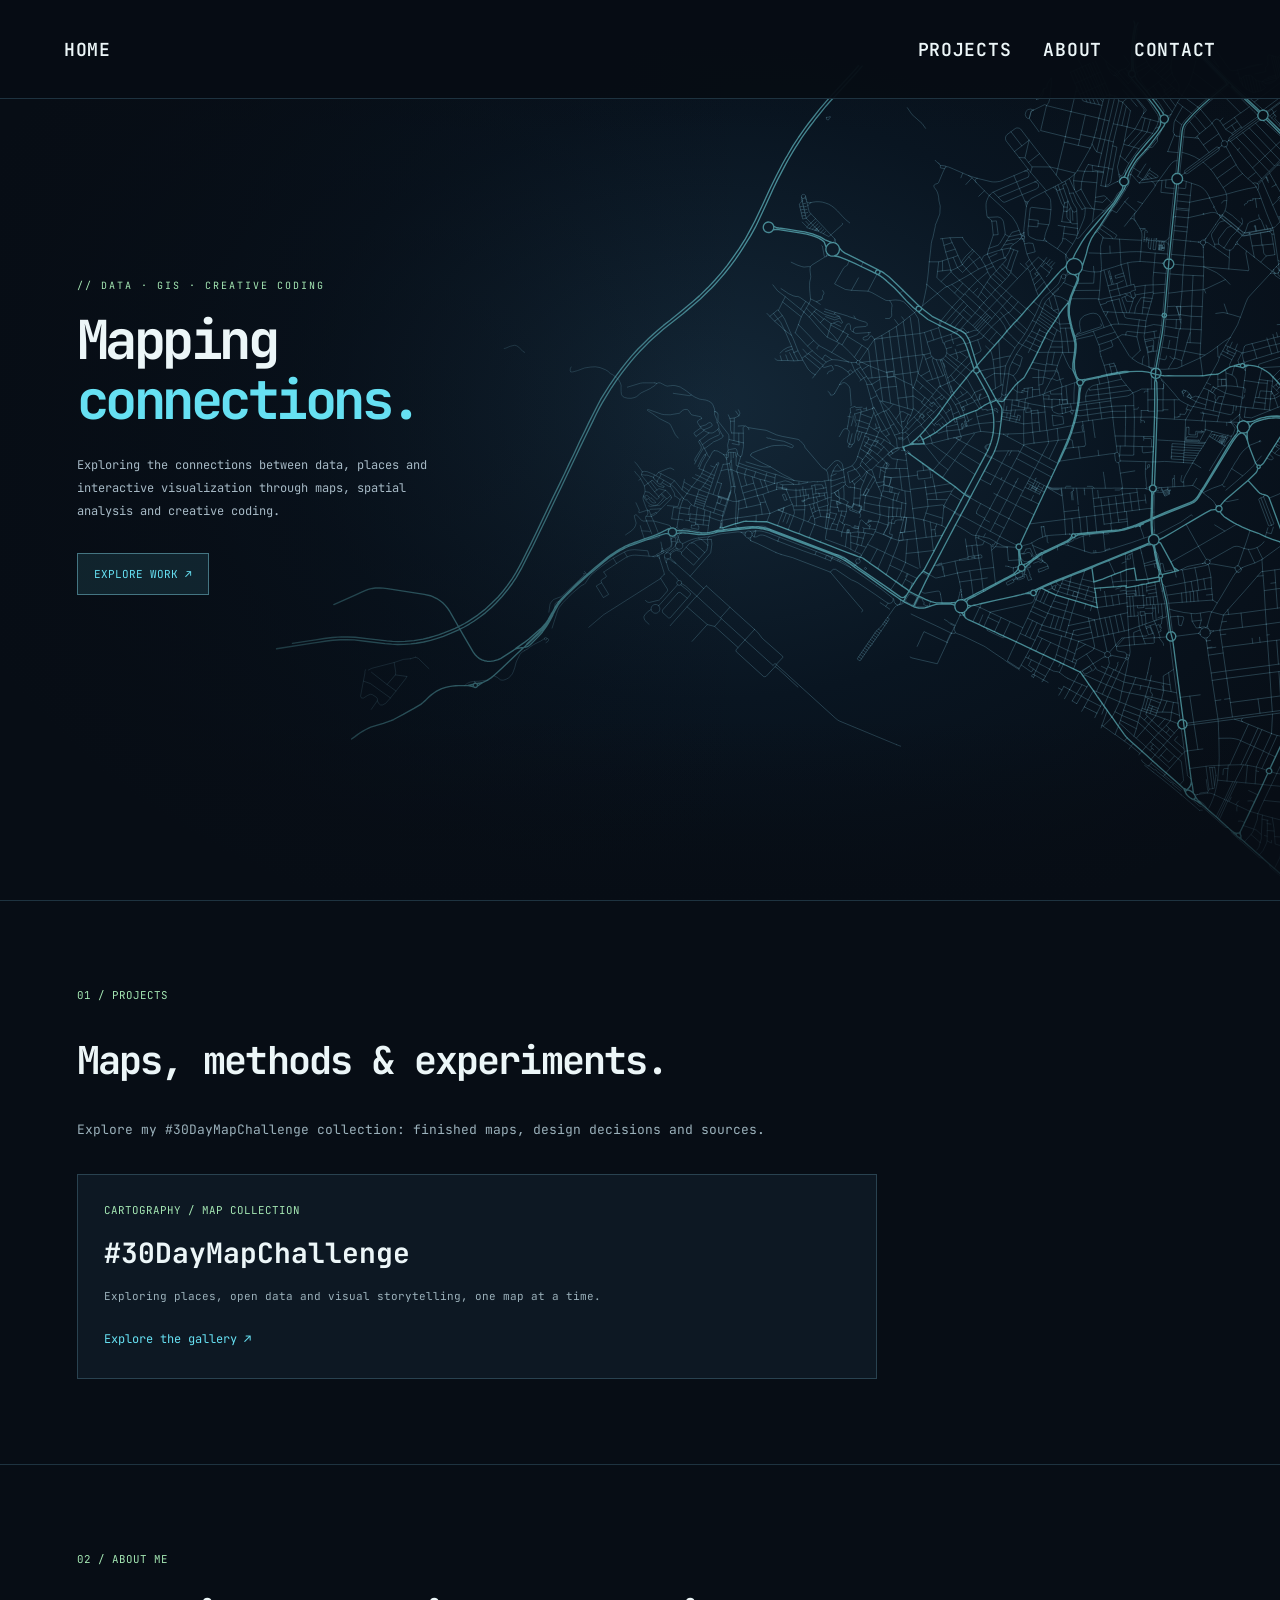
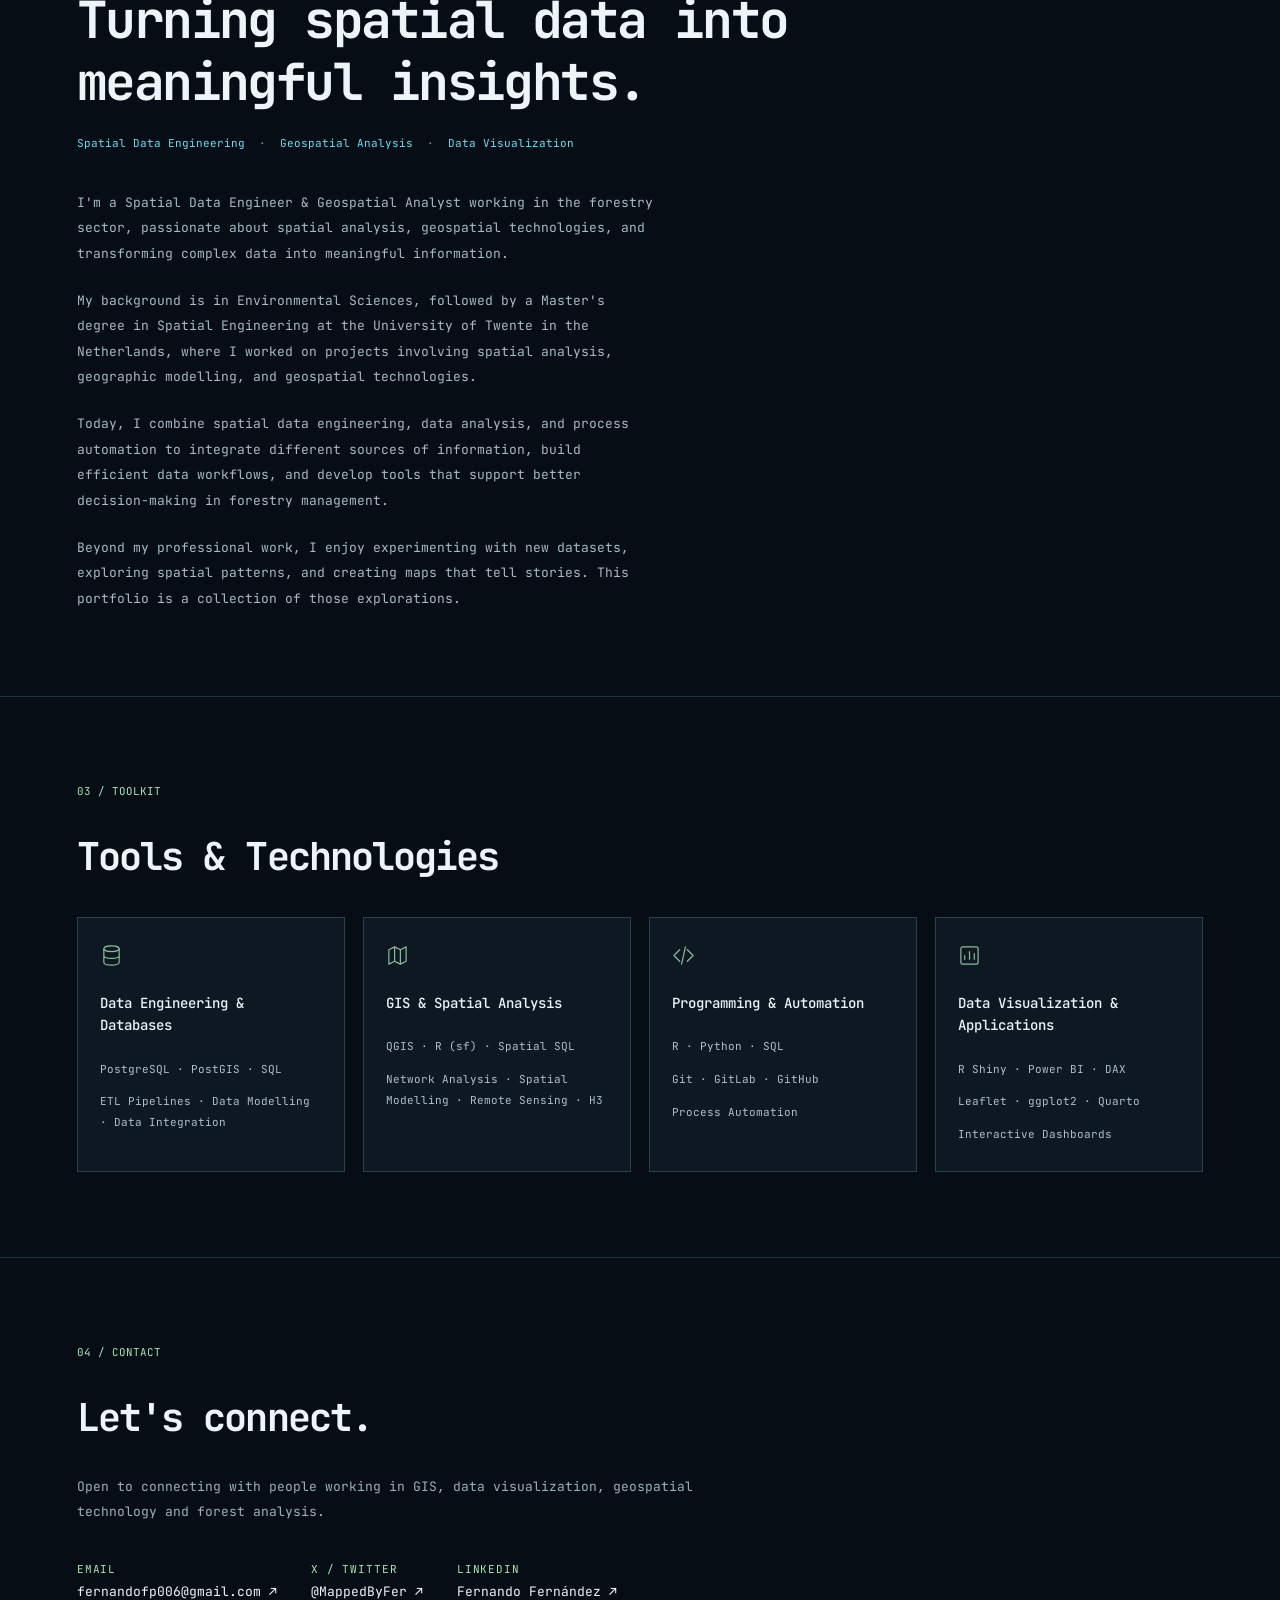
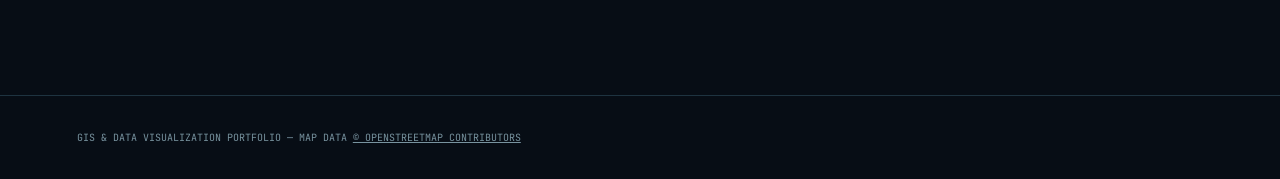
<file: index.html>
<!doctype html><html lang="en"><head><meta charset="utf-8"><meta name="viewport" content="width=device-width,initial-scale=1"><title>GIS &amp; Data Visualization Portfolio</title><link rel="preconnect" href="https://fonts.googleapis.com"><link href="https://fonts.googleapis.com/css2?family=JetBrains+Mono:wght@400;500;600;700&display=swap" rel="stylesheet"><link rel="stylesheet" href="css/style.css?v=9"><script>
// Reloads start at Home; direct links to sections still work on a fresh visit.
if ('scrollRestoration' in history) history.scrollRestoration = 'manual';
const isPageReload = performance.getEntriesByType('navigation')[0]?.type === 'reload';
if (isPageReload) {
    history.replaceState(history.state, '', location.pathname + location.search);
    window.addEventListener('pageshow', () => window.scrollTo({top: 0, left: 0, behavior: 'instant'}));
}
</script></head><body><header><a class="brand" href="#map" aria-label="Home">HOME</a><nav class="top" aria-label="Main navigation"><a href="#work">PROJECTS</a><a href="#about">ABOUT</a><a href="#contact">CONTACT</a></nav></header><main id="map"><canvas id="roads" aria-hidden="true"></canvas><div class="overlay"></div><div class="hero"><div class="eyebrow">// DATA · GIS · CREATIVE CODING</div><h1>Mapping<br><em>connections.</em></h1><p>Exploring the connections between data, places and interactive visualization through maps, spatial analysis and creative coding.</p><div class="actions"><button class="btn" onclick="document.getElementById('work').scrollIntoView({behavior:'smooth'})">EXPLORE WORK ↗</button></div></div></main><section id="work" aria-labelledby="projects-heading">
  <small style="color:var(--mint)">01 / PROJECTS</small>
  <h2 id="projects-heading">Maps, methods &amp; experiments.</h2>
  <p>Explore my #30DayMapChallenge collection: finished maps, design decisions and sources.</p>
  <div class="project-grid">
    <a class="card project-collection" href="challenge/">
      <div><small>CARTOGRAPHY / MAP COLLECTION</small>
      <h3>#30DayMapChallenge</h3>
      <p>Exploring places, open data and visual storytelling, one map at a time.</p>
      <span class="card-cta">Explore the gallery ↗</span></div>
    </a>
  </div>
</section>
<section id="about" lang="en" aria-labelledby="about-heading">
  <small class="about-label">02 / ABOUT ME</small>
  <h2 id="about-heading">Turning spatial data into meaningful insights.</h2>
  <ul class="about-expertise" aria-label="Areas of expertise">
    <li>Spatial Data Engineering</li>
    <li>Geospatial Analysis</li>
    <li>Data Visualization</li>
  </ul>
  <div class="about-copy">
    <p>I'm a Spatial Data Engineer &amp; Geospatial Analyst working in the forestry sector, passionate about spatial analysis, geospatial technologies, and transforming complex data into meaningful information.</p>
    <p>My background is in Environmental Sciences, followed by a Master's degree in Spatial Engineering at the University of Twente in the Netherlands, where I worked on projects involving spatial analysis, geographic modelling, and geospatial technologies.</p>
    <p>Today, I combine spatial data engineering, data analysis, and process automation to integrate different sources of information, build efficient data workflows, and develop tools that support better decision-making in forestry management.</p>
    <p>Beyond my professional work, I enjoy experimenting with new datasets, exploring spatial patterns, and creating maps that tell stories. This portfolio is a collection of those explorations.</p>
  </div>
</section><section id="toolkit" lang="en" aria-labelledby="tools-heading">
  <small class="tools-label">03 / TOOLKIT</small>
  <h2 id="tools-heading">Tools &amp; Technologies</h2>
  <div class="tools-grid">
    <article class="tool-category">
      <svg class="tool-icon" viewBox="0 0 24 24" fill="none" stroke="currentColor" stroke-width="1.25" stroke-linecap="round" stroke-linejoin="round" aria-hidden="true"><ellipse cx="12" cy="5" rx="8" ry="3"/><path d="M4 5v14c0 4 16 4 16 0V5M4 12c0 4 16 4 16 0"/></svg>
      <h3>Data Engineering &amp; Databases</h3>
      <ul>
        <li>PostgreSQL · PostGIS · SQL</li>
        <li>ETL Pipelines · Data Modelling · Data Integration</li>
      </ul>
    </article>
    <article class="tool-category">
      <svg class="tool-icon" viewBox="0 0 24 24" fill="none" stroke="currentColor" stroke-width="1.25" stroke-linecap="round" stroke-linejoin="round" aria-hidden="true"><path d="m3 6 6-3 6 3 6-3v15l-6 3-6-3-6 3ZM9 3v15M15 6v15"/></svg>
      <h3>GIS &amp; Spatial Analysis</h3>
      <ul>
        <li>QGIS · R (sf) · Spatial SQL</li>
        <li>Network Analysis · Spatial Modelling · Remote Sensing · H3</li>
      </ul>
    </article>
    <article class="tool-category">
      <svg class="tool-icon" viewBox="0 0 24 24" fill="none" stroke="currentColor" stroke-width="1.25" stroke-linecap="round" stroke-linejoin="round" aria-hidden="true"><path d="m8 6-6 6 6 6m8-12 6 6-6 6M14 3l-4 18"/></svg>
      <h3>Programming &amp; Automation</h3>
      <ul>
        <li>R · Python · SQL</li>
        <li>Git · GitLab · GitHub</li>
        <li>Process Automation</li>
      </ul>
    </article>
    <article class="tool-category">
      <svg class="tool-icon" viewBox="0 0 24 24" fill="none" stroke="currentColor" stroke-width="1.25" stroke-linecap="round" stroke-linejoin="round" aria-hidden="true"><rect x="3" y="3" width="18" height="18" rx="2"/><path d="M7 16v-4m5 4V8m5 8v-6"/></svg>
      <h3>Data Visualization &amp; Applications</h3>
      <ul>
        <li>R Shiny · Power BI · DAX</li>
        <li>Leaflet · ggplot2 · Quarto</li>
        <li>Interactive Dashboards</li>
      </ul>
    </article>
  </div>
</section><section id="contact"><small style="color:var(--mint)">04 / CONTACT</small><h2>Let's connect.</h2><p>Open to connecting with people working in GIS, data visualization, geospatial technology and forest analysis.</p><ul class="contact-links"><li><a href="mailto:fernandofp006@gmail.com"><span>Email</span>fernandofp006@gmail.com ↗</a></li><li><a href="https://x.com/MappedByFer" target="_blank" rel="noopener noreferrer"><span>X / Twitter</span>@MappedByFer ↗</a></li><li><a href="https://www.linkedin.com/in/fernandofernandezp/" target="_blank" rel="noopener noreferrer"><span>LinkedIn</span>Fernando Fernández ↗</a></li></ul></section><footer>GIS &amp; DATA VISUALIZATION PORTFOLIO — MAP DATA <a href="https://www.openstreetmap.org/copyright">© OPENSTREETMAP CONTRIBUTORS</a></footer>
<script src="js/main.js?v=9" defer></script></body></html>
</file>
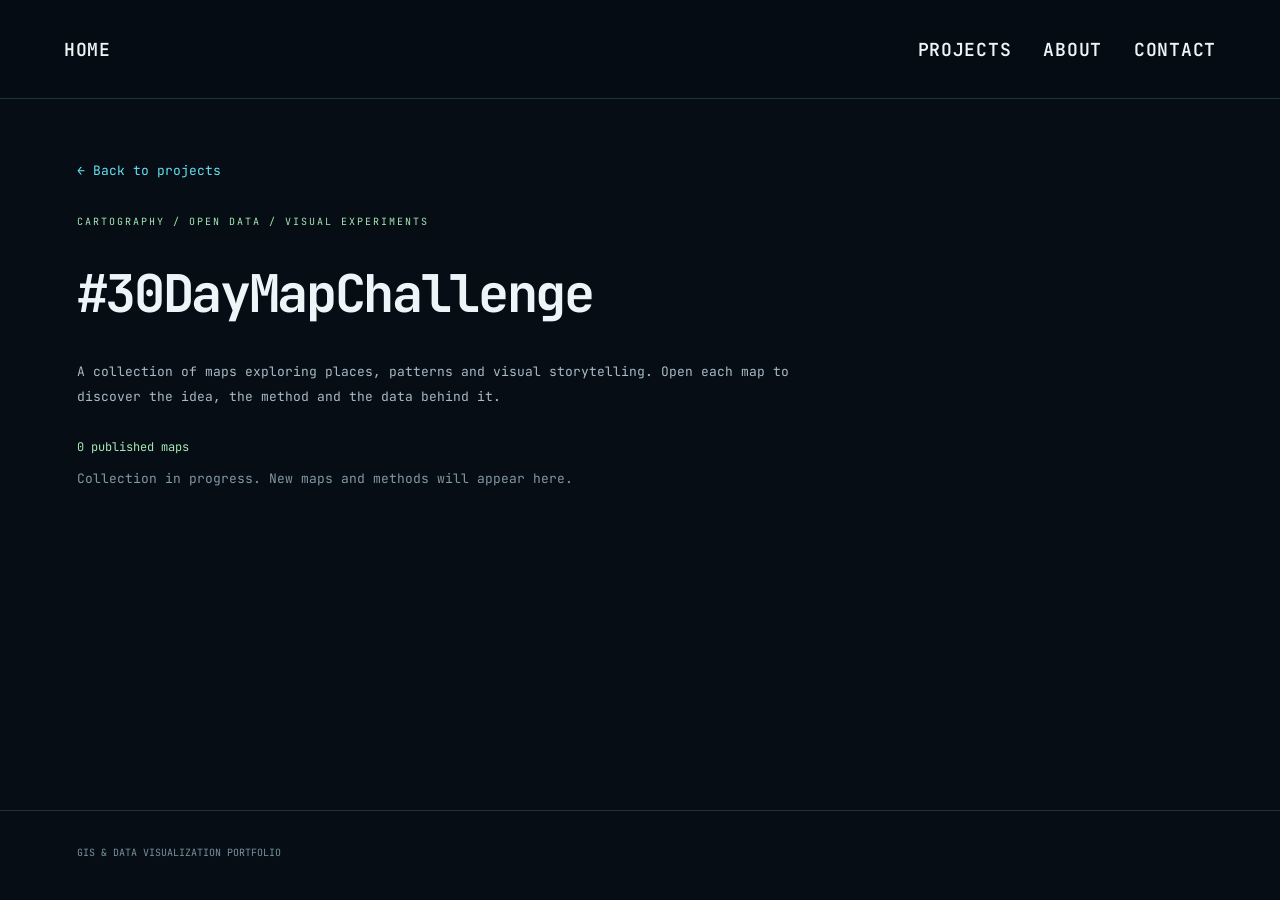
<file: challenge/index.html>
<!doctype html>
<html lang="en">
<head>
  <meta charset="utf-8">
  <meta name="viewport" content="width=device-width,initial-scale=1">
  <title>#30DayMapChallenge · GIS Portfolio</title>
  <meta name="description" content="A collection of maps, methods and visual experiments for the 30 Day Map Challenge.">
  <link rel="preconnect" href="https://fonts.googleapis.com">
  <link href="https://fonts.googleapis.com/css2?family=JetBrains+Mono:wght@400;500;600;700&display=swap" rel="stylesheet">
  <link rel="stylesheet" href="../css/style.css?v=9">
  <script src="../js/gallery.js?v=10" defer></script>
</head>
<body class="collection-page">
  <header>
    <a class="brand" href="../index.html" aria-label="Home">HOME</a>
    <nav class="top" aria-label="Main navigation"><a href="../index.html#work">PROJECTS</a><a href="../index.html#about">ABOUT</a><a href="../index.html#contact">CONTACT</a></nav>
  </header>
  <main class="collection-main">
    <a class="back-link" href="../index.html#work">← Back to projects</a>
    <div class="collection-intro">
      <div class="eyebrow">CARTOGRAPHY / OPEN DATA / VISUAL EXPERIMENTS</div>
      <h1>#30DayMapChallenge</h1>
      <p>A collection of maps exploring places, patterns and visual storytelling. Open each map to discover the idea, the method and the data behind it.</p>
    </div>
    <p id="gallery-count" class="gallery-count" aria-live="polite"></p>
    <div id="challenge-gallery" class="cards" data-root="../" aria-live="polite"></div>
    <noscript><p>JavaScript is needed to load the gallery.</p></noscript>
  </main>
  <footer>GIS &amp; DATA VISUALIZATION PORTFOLIO</footer>
</body>
</html>
</file>
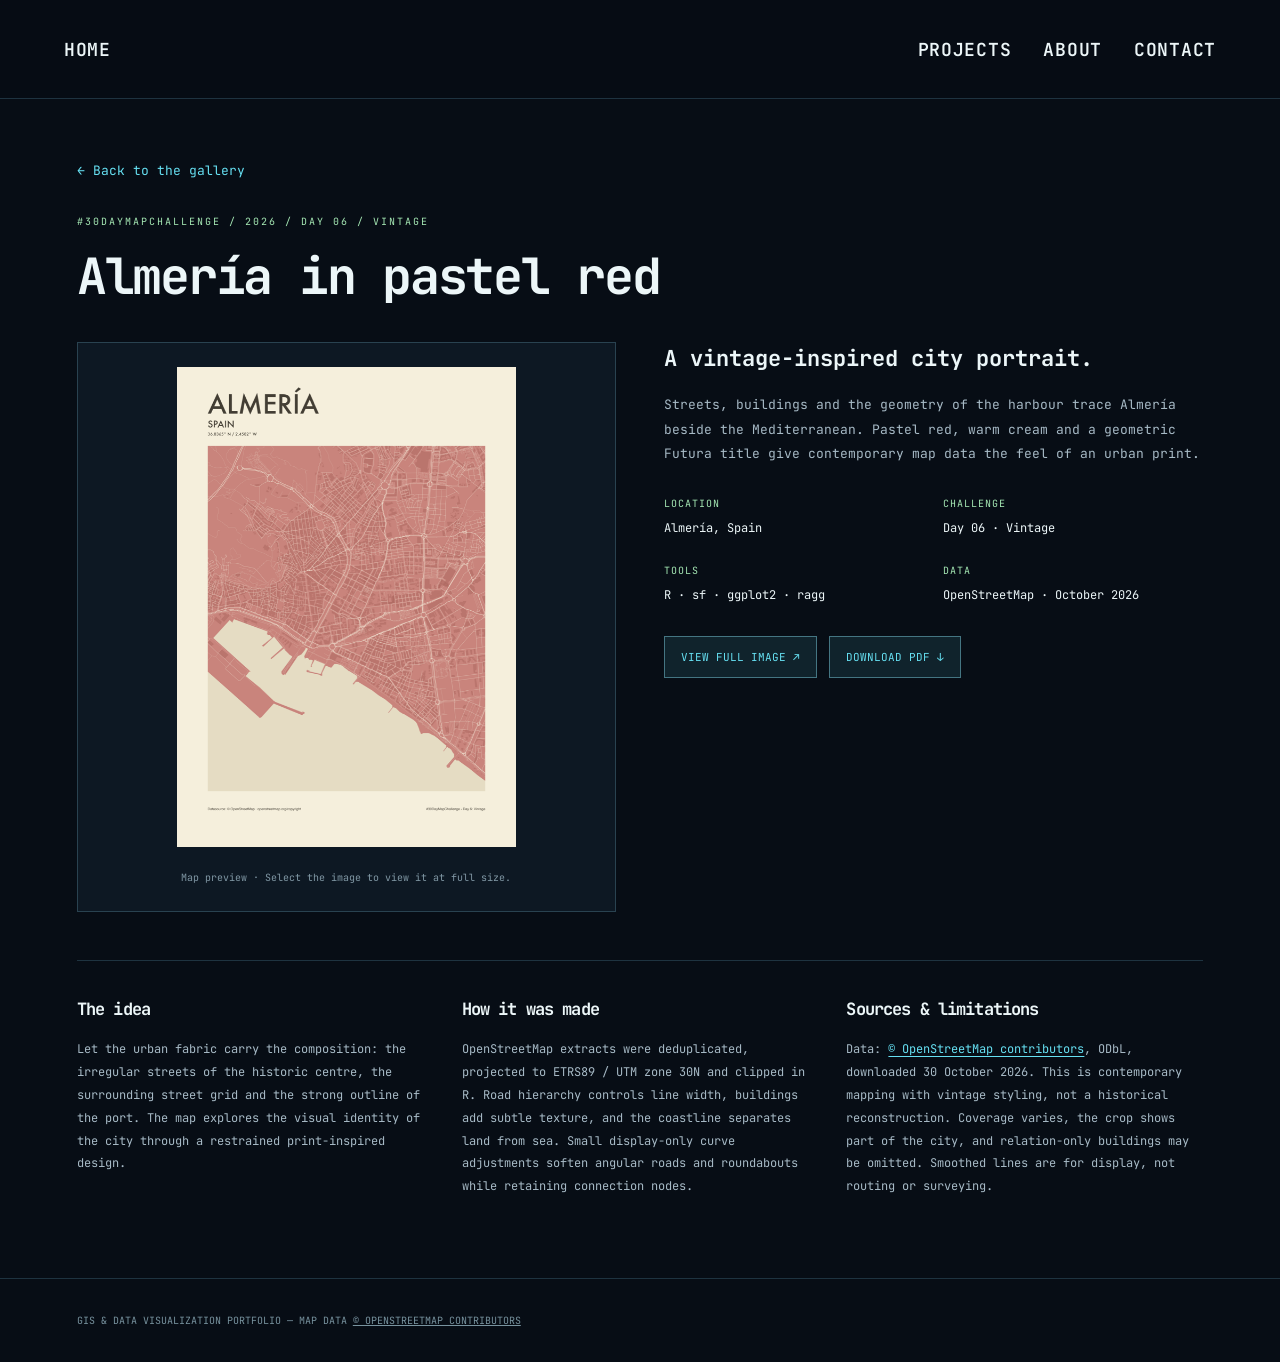
<file: maps/2026/day-06-vintage/index.html>
<!doctype html>
<html lang="en">
<head>
  <meta charset="utf-8">
  <meta name="viewport" content="width=device-width,initial-scale=1">
  <title>Almería in pastel red · Day 06 — Vintage</title>
  <meta name="description" content="A vintage-inspired portrait of Almería, made in R with OpenStreetMap streets, buildings and coastline.">
  <link rel="preconnect" href="https://fonts.googleapis.com">
  <link href="https://fonts.googleapis.com/css2?family=JetBrains+Mono:wght@400;500;600;700&display=swap" rel="stylesheet">
  <link rel="stylesheet" href="../../../css/style.css?v=9">
</head>
<body class="map-detail-page">
  <header>
    <a class="brand" href="../../../index.html" aria-label="Home">HOME</a>
    <nav class="top" aria-label="Main navigation"><a href="../../../index.html#work">PROJECTS</a><a href="../../../index.html#about">ABOUT</a><a href="../../../index.html#contact">CONTACT</a></nav>
  </header>
  <main class="map-detail-main">
    <a class="back-link" href="../../../challenge/">← Back to the gallery</a>
    <div class="detail-title">
      <div class="eyebrow">#30DAYMAPCHALLENGE / 2026 / DAY 06 / VINTAGE</div>
      <h1>Almería in pastel red</h1>
    </div>
    <div class="detail-overview">
      <figure class="map-preview">
        <a href="map.png" target="_blank" rel="noopener" aria-label="View the full-size Almería map">
          <img src="thumbnail.png" width="636" height="900" alt="Almería in pastel red: cream streets, subtle building footprints and a darker cream sea, with the harbour along the waterfront.">
        </a>
        <figcaption>Map preview · Select the image to view it at full size.</figcaption>
      </figure>
      <div class="detail-summary">
        <h2>A vintage-inspired city portrait.</h2>
        <p>Streets, buildings and the geometry of the harbour trace Almería beside the Mediterranean. Pastel red, warm cream and a geometric Futura title give contemporary map data the feel of an urban print.</p>
        <dl class="detail-meta">
          <div><dt>Location</dt><dd>Almería, Spain</dd></div>
          <div><dt>Challenge</dt><dd>Day 06 · Vintage</dd></div>
          <div><dt>Tools</dt><dd>R · sf · ggplot2 · ragg</dd></div>
          <div><dt>Data</dt><dd>OpenStreetMap · October 2026</dd></div>
        </dl>
        <div class="detail-actions">
          <a class="btn" href="map.png" target="_blank" rel="noopener">VIEW FULL IMAGE ↗</a>
          <a class="btn" href="map.pdf" download>DOWNLOAD PDF ↓</a>
        </div>
      </div>
    </div>
    <div class="detail-notes">
      <section aria-labelledby="idea-heading">
        <h2 id="idea-heading">The idea</h2>
        <p>Let the urban fabric carry the composition: the irregular streets of the historic centre, the surrounding street grid and the strong outline of the port. The map explores the visual identity of the city through a restrained print-inspired design.</p>
      </section>
      <section aria-labelledby="method-heading">
        <h2 id="method-heading">How it was made</h2>
        <p>OpenStreetMap extracts were deduplicated, projected to ETRS89 / UTM zone 30N and clipped in R. Road hierarchy controls line width, buildings add subtle texture, and the coastline separates land from sea. Small display-only curve adjustments soften angular roads and roundabouts while retaining connection nodes.</p>
      </section>
      <section aria-labelledby="sources-heading">
        <h2 id="sources-heading">Sources &amp; limitations</h2>
        <p>Data: <a href="https://www.openstreetmap.org/copyright">© OpenStreetMap contributors</a>, ODbL, downloaded 30 October 2026. This is contemporary mapping with vintage styling, not a historical reconstruction. Coverage varies, the crop shows part of the city, and relation-only buildings may be omitted. Smoothed lines are for display, not routing or surveying.</p>
      </section>
    </div>
  </main>
  <footer>GIS &amp; DATA VISUALIZATION PORTFOLIO — MAP DATA <a href="https://www.openstreetmap.org/copyright">© OPENSTREETMAP CONTRIBUTORS</a></footer>
</body>
</html>
</file>
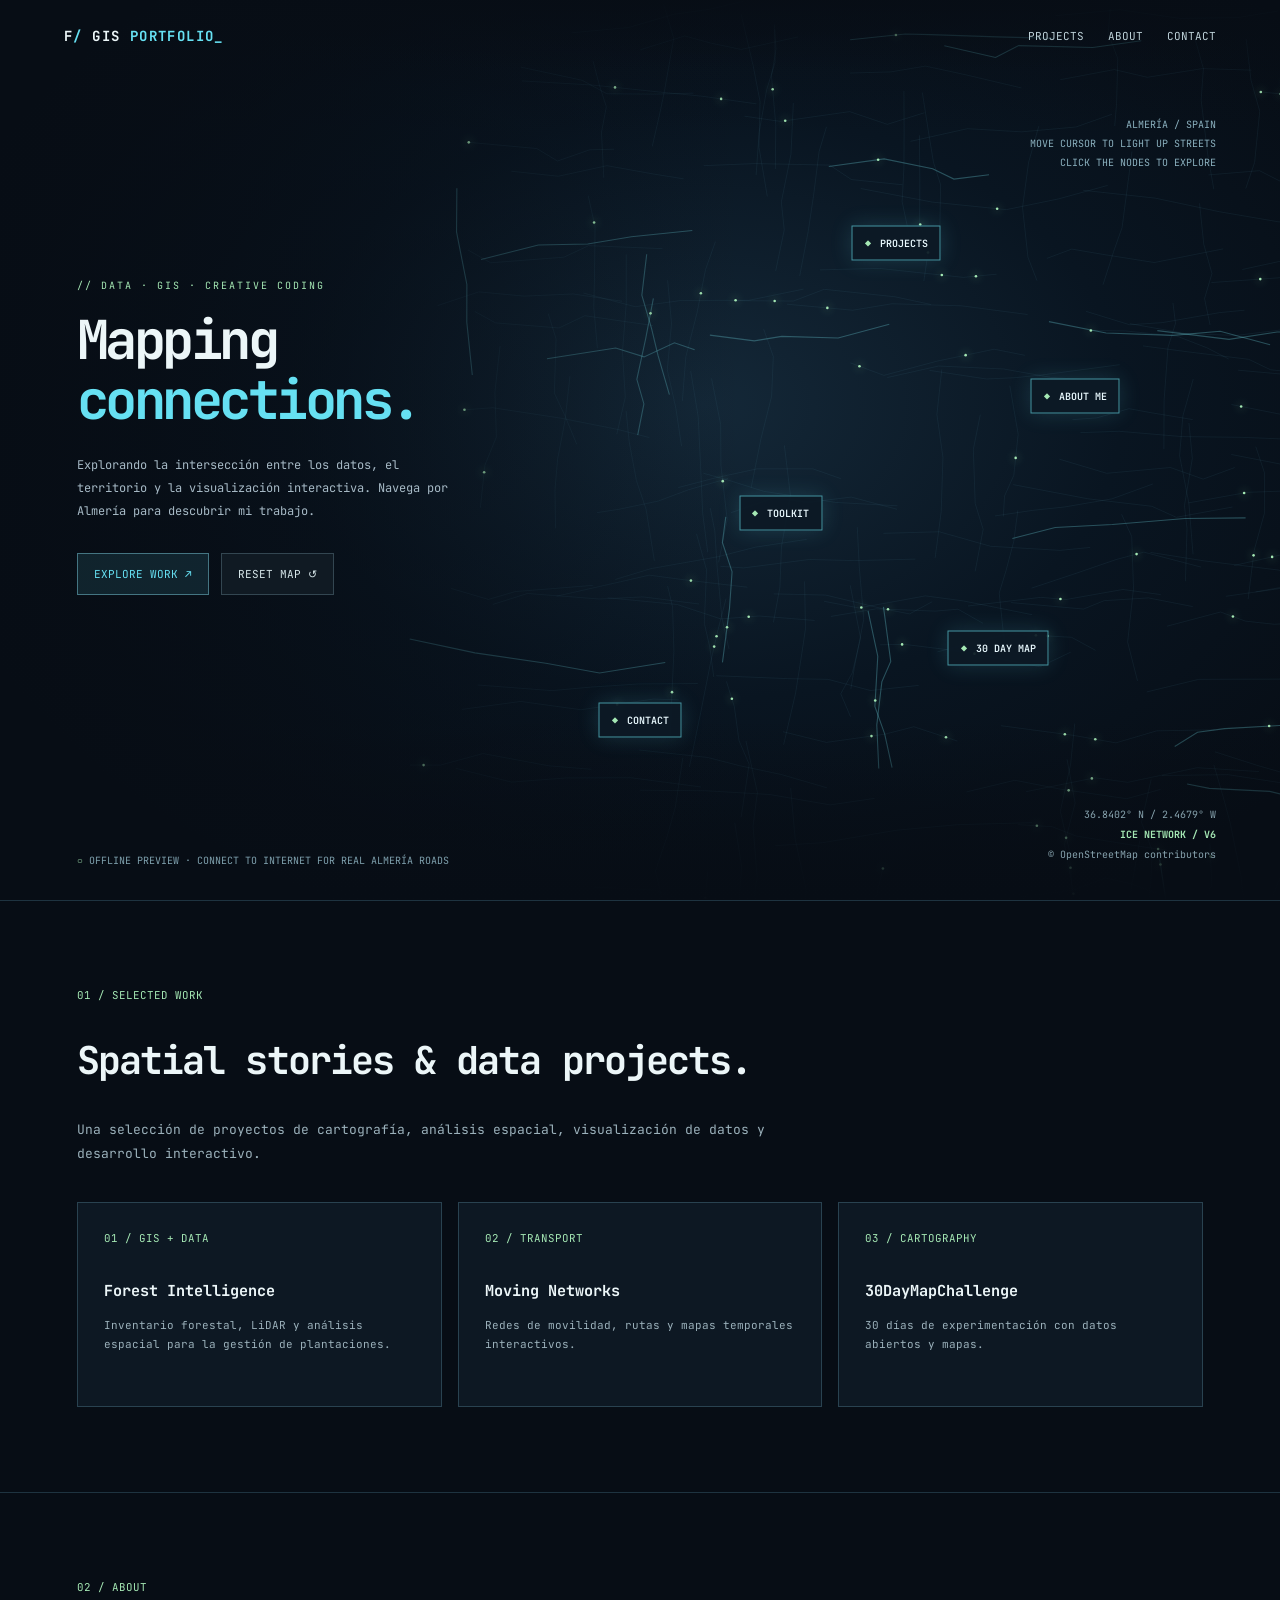
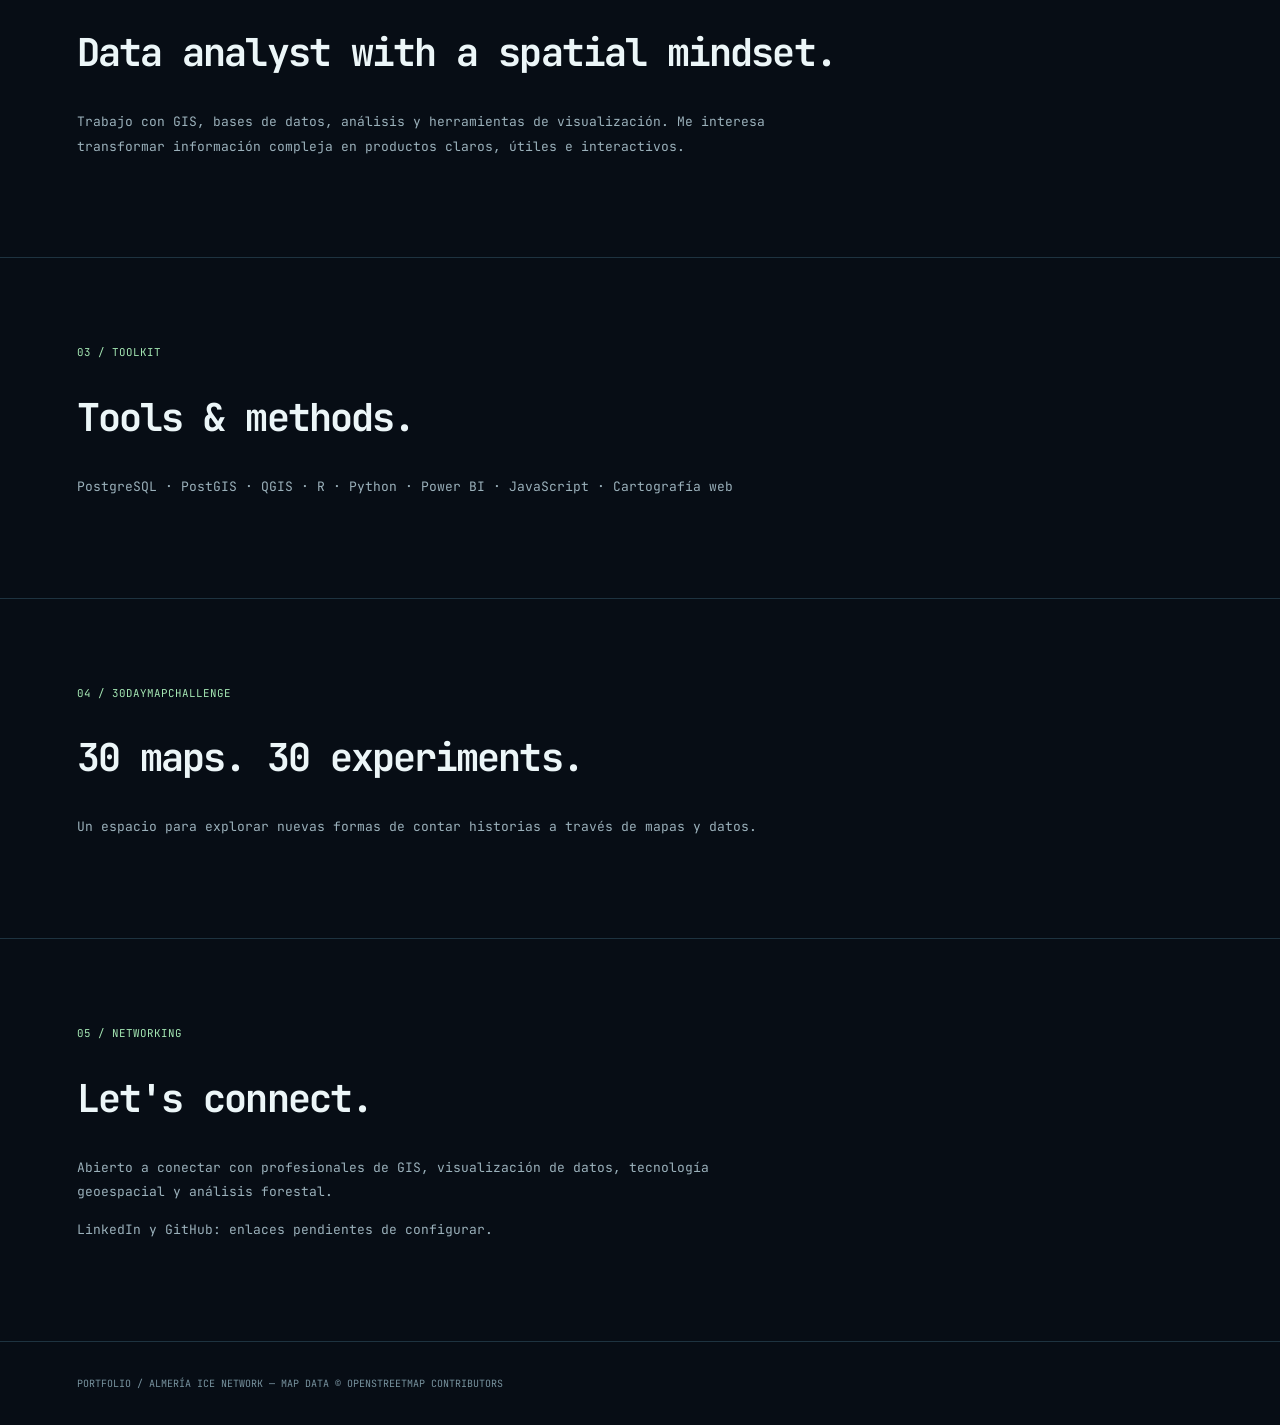
<file: portfolio_v7_almeria_ice_soft_glow.html>
<!doctype html><html lang="es"><head><meta charset="utf-8"><meta name="viewport" content="width=device-width,initial-scale=1"><title>Portfolio / Almería Ice Network</title><link rel="preconnect" href="https://fonts.googleapis.com"><link href="https://fonts.googleapis.com/css2?family=JetBrains+Mono:wght@400;500;600;700&display=swap" rel="stylesheet"><style>
:root{--bg:#070d15;--ice:#66e0f2;--mint:#a5e8b4;--txt:#ecf6f8;--mut:#8198a5}*{box-sizing:border-box}body{margin:0;background:var(--bg);color:var(--txt);font:13px 'JetBrains Mono',monospace;overflow-x:hidden}header{position:absolute;z-index:5;top:0;left:0;width:100%;padding:27px 5vw;display:flex;justify-content:space-between;align-items:center;background:linear-gradient(#070d15d9,transparent)}.brand{font-size:14px;font-weight:700;letter-spacing:.1em}.brand b{color:var(--ice)}.top{display:flex;gap:24px}.top a{color:#bed2d9;text-decoration:none;font-size:11px}.top a:hover{color:var(--ice)}main{position:relative;height:100svh;min-height:650px;overflow:hidden;background:radial-gradient(ellipse at 55% 45%,#142838 0%,#091521 42%,#070d15 80%)}canvas{position:absolute;inset:0;width:100%;height:100%;cursor:crosshair}.overlay{pointer-events:none;position:absolute;inset:0;background:linear-gradient(90deg,#070d15e8 0%,#070d1599 24%,transparent 58%),linear-gradient(0deg,#070d15 0%,transparent 20%,transparent 85%,#070d1566 100%)}.hero{position:absolute;top:31%;left:6%;width:min(440px,42vw);pointer-events:none}.eyebrow{color:var(--mint);letter-spacing:.2em;font-size:10px}.hero h1{font-size:clamp(35px,4.2vw,70px);line-height:1.12;letter-spacing:-.065em;margin:18px 0 24px}.hero h1 em{font-style:normal;color:var(--ice)}.hero p{color:#a7bac6;line-height:1.9;max-width:380px;font-size:12px}.actions{pointer-events:auto;display:flex;gap:12px;margin-top:30px;flex-wrap:wrap}.btn{font:inherit;font-size:11px;border:1px solid #447582;background:#66e0f21a;color:var(--ice);padding:13px 16px;cursor:pointer}.btn:hover{background:#66e0f235}.btn.secondary{background:#101a23;color:#d6e6e9;border-color:#334651}.hud{position:absolute;right:5%;bottom:35px;text-align:right;color:#87a3ae;font-size:10px;line-height:2;pointer-events:none}.hud strong{color:var(--mint)}.hint{position:absolute;right:5%;top:115px;color:#8bb1bf;font-size:10px;text-align:right;line-height:1.9;pointer-events:none}.node{position:absolute;z-index:4;transform:translate(-50%,-50%);background:#0c1925ec;border:1px solid #68e2ed9e;color:#eafaff;padding:10px 12px;cursor:pointer;font:600 10px 'JetBrains Mono',monospace;box-shadow:0 0 22px #66e0f228;white-space:nowrap;transition:box-shadow .2s,background .2s}.node:hover,.node.active{box-shadow:0 0 35px #66e0f29c;background:#1b3b47}.node:before{content:'◆';color:var(--mint);margin-right:9px}.panel{position:absolute;right:5%;bottom:100px;width:min(360px,90vw);z-index:6;background:#0b1722f2;border:1px solid #416879;padding:26px;box-shadow:0 25px 80px #0009;display:none}.panel.show{display:block}.panel small{color:var(--mint)}.panel h2{font-size:20px;margin:16px 0}.panel p{font-size:12px;line-height:1.9;color:#b3c8d1}.panel button{float:right;border:0;background:none;color:white;cursor:pointer;font-size:18px}.status{position:absolute;left:6%;bottom:33px;font-size:10px;color:#7fa1ae;max-width:55%}.status span{color:var(--mint)}section{padding:85px 6%;border-top:1px solid #1e3340;max-width:1400px;margin:auto}section h2{font-size:clamp(24px,3vw,40px);letter-spacing:-.05em}section>p{color:#9bb1bb;line-height:1.9;max-width:700px}.cards{display:grid;grid-template-columns:repeat(3,1fr);gap:16px;margin-top:35px}.card{padding:26px;min-height:205px;border:1px solid #294250;background:#0d1823}.card:hover{border-color:#66e0f2}.card small{color:var(--mint)}.card h3{margin-top:34px}.card p{color:#9bb1bb;line-height:1.7;font-size:11px}footer{padding:35px 6%;color:#78939f;border-top:1px solid #1e3340;font-size:10px}@media(max-width:800px){.top{gap:12px}.top a:nth-child(n+3){display:none}.hero{top:20%;left:6%;width:84%}.hero h1{font-size:42px}.overlay{background:linear-gradient(180deg,#070d15d9 0%,#070d1580 40%,transparent 90%)}.hint{top:auto;bottom:75px}.node{font-size:9px;padding:8px}.cards{grid-template-columns:1fr}.panel{bottom:110px}.hud{display:none}}
</style></head><body><header><div class="brand">F<span style="color:var(--ice)">/</span> GIS <b>PORTFOLIO_</b></div><nav class="top"><a href="#work">PROJECTS</a><a href="#about">ABOUT</a><a href="#contact">CONTACT</a></nav></header><main id="map"><canvas id="roads"></canvas><div class="overlay"></div><div class="hero"><div class="eyebrow">// DATA · GIS · CREATIVE CODING</div><h1>Mapping<br><em>connections.</em></h1><p>Explorando la intersección entre los datos, el territorio y la visualización interactiva. Navega por Almería para descubrir mi trabajo.</p><div class="actions"><button class="btn" onclick="document.getElementById('work').scrollIntoView({behavior:'smooth'})">EXPLORE WORK ↗</button><button class="btn secondary" onclick="resetView()">RESET MAP ↺</button></div></div><div class="hint">ALMERÍA / SPAIN<br>MOVE CURSOR TO LIGHT UP STREETS<br>CLICK THE NODES TO EXPLORE</div><button class="node" style="left:70%;top:27%" data-name="PROJECTS">PROJECTS</button><button class="node" style="left:84%;top:44%" data-name="ABOUT">ABOUT ME</button><button class="node" style="left:61%;top:57%" data-name="TOOLKIT">TOOLKIT</button><button class="node" style="left:78%;top:72%" data-name="CHALLENGE">30 DAY MAP</button><button class="node" style="left:50%;top:80%" data-name="CONTACT">CONTACT</button><div class="panel" id="panel"><button onclick="closePanel()">×</button><small id="panelCode">01 / SECTION</small><h2 id="panelTitle"></h2><p id="panelText"></p><button class="btn" style="float:none;margin-top:12px" id="panelLink">OPEN SECTION ↗</button></div><div class="status" id="status"><span>●</span> CONNECTING TO OPENSTREETMAP · ALMERÍA</div><div class="hud">36.8402° N / 2.4679° W<br><strong>ICE NETWORK / V6</strong><br>© OpenStreetMap contributors</div></main><section id="work"><small style="color:var(--mint)">01 / SELECTED WORK</small><h2>Spatial stories & data projects.</h2><p>Una selección de proyectos de cartografía, análisis espacial, visualización de datos y desarrollo interactivo.</p><div class="cards"><div class="card"><small>01 / GIS + DATA</small><h3>Forest Intelligence</h3><p>Inventario forestal, LiDAR y análisis espacial para la gestión de plantaciones.</p></div><div class="card"><small>02 / TRANSPORT</small><h3>Moving Networks</h3><p>Redes de movilidad, rutas y mapas temporales interactivos.</p></div><div class="card"><small>03 / CARTOGRAPHY</small><h3>30DayMapChallenge</h3><p>30 días de experimentación con datos abiertos y mapas.</p></div></div></section><section id="about"><small style="color:var(--mint)">02 / ABOUT</small><h2>Data analyst with a spatial mindset.</h2><p>Trabajo con GIS, bases de datos, análisis y herramientas de visualización. Me interesa transformar información compleja en productos claros, útiles e interactivos.</p></section><section id="toolkit"><small style="color:var(--mint)">03 / TOOLKIT</small><h2>Tools & methods.</h2><p>PostgreSQL · PostGIS · QGIS · R · Python · Power BI · JavaScript · Cartografía web</p></section><section id="challenge"><small style="color:var(--mint)">04 / 30DAYMAPCHALLENGE</small><h2>30 maps. 30 experiments.</h2><p>Un espacio para explorar nuevas formas de contar historias a través de mapas y datos.</p></section><section id="contact"><small style="color:var(--mint)">05 / NETWORKING</small><h2>Let's connect.</h2><p>Abierto a conectar con profesionales de GIS, visualización de datos, tecnología geoespacial y análisis forestal.</p><p>LinkedIn y GitHub: enlaces pendientes de configurar.</p></section><footer>PORTFOLIO / ALMERÍA ICE NETWORK — MAP DATA © OPENSTREETMAP CONTRIBUTORS</footer>
<script>
const canvas=document.getElementById('roads'),ctx=canvas.getContext('2d'),main=document.getElementById('map'),status=document.getElementById('status');let W,H,dpr,roads=[],mouse={x:-999,y:-999},particles=[],running=true,selected=null;const bbox={south:36.818,west:-2.499,north:36.862,east:-2.425};const dataUrl='https://overpass.kumi.systems/api/interpreter';function resize(){dpr=Math.min(devicePixelRatio||1,2);W=main.clientWidth;H=main.clientHeight;canvas.width=W*dpr;canvas.height=H*dpr;ctx.setTransform(dpr,0,0,dpr,0,0)}window.addEventListener('resize',resize);resize();function project(lon,lat){const scale=Math.min(W/((bbox.east-bbox.west)*.78),H/((bbox.north-bbox.south)*1.2));let x=(lon-(bbox.west+bbox.east)/2)*Math.cos(36.84*Math.PI/180)*scale*1.38+W*.68;let y=((bbox.south+bbox.north)/2-lat)*scale+H*.53;return [x,y]}function processData(data){roads=data.elements.filter(e=>e.type==='way'&&e.geometry&&e.geometry.length>1).map(e=>({pts:e.geometry.map(p=>project(p.lon,p.lat)),major:/motorway|trunk|primary|secondary/.test(e.tags?.highway||''),len:0}));for(const r of roads){r.len=0;for(let i=1;i<r.pts.length;i++)r.len+=Math.hypot(r.pts[i][0]-r.pts[i-1][0],r.pts[i][1]-r.pts[i-1][1])}roads=roads.filter(r=>r.len>3);particles=Array.from({length:Math.min(140,roads.length)},()=>({road:Math.floor(Math.random()*roads.length),t:Math.random(),speed:.0004+Math.random()*.0012}));status.innerHTML='<span>●</span> LIVE OPENSTREETMAP GEOMETRY · '+roads.length+' ROAD SEGMENTS';}
// A small abstract fallback is only shown if the public OSM service is unavailable.
function fallback(){roads=[];let seed=13;function rnd(){seed=(seed*16807)%2147483647;return seed/2147483647}for(let i=0;i<110;i++){let pts=[],x=W*.32+rnd()*W*.8,y=rnd()*H;for(let j=0;j<5;j++){pts.push([x,y]);x+=20+rnd()*55;y+=(rnd()-.5)*30}roads.push({pts,major:i%9===0,len:200})}for(let i=0;i<70;i++){let pts=[],x=W*.34+rnd()*W*.7,y=rnd()*H;for(let j=0;j<5;j++){pts.push([x,y]);y+=20+rnd()*35;x+=(rnd()-.5)*24}roads.push({pts,major:i%11===0,len:150})}particles=Array.from({length:90},()=>({road:Math.floor(Math.random()*roads.length),t:Math.random(),speed:.0006+Math.random()*.001}));status.innerHTML='<span>○</span> OFFLINE PREVIEW · CONNECT TO INTERNET FOR REAL ALMERÍA ROADS';}
async function load(){let query='[out:json][timeout:35];way["highway"~"^(motorway|trunk|primary|secondary|tertiary|residential|living_street|pedestrian|service|unclassified)$"]('+[bbox.south,bbox.west,bbox.north,bbox.east].join(',')+');out geom;';let endpoints=['https://overpass.kumi.systems/api/interpreter','https://overpass-api.de/api/interpreter','https://overpass.nchc.org.tw/api/interpreter'];for(const endpoint of endpoints){try{let c=new AbortController(),timeout=setTimeout(()=>c.abort(),11000);let res=await fetch(endpoint+'?data='+encodeURIComponent(query),{signal:c.signal});clearTimeout(timeout);if(!res.ok)throw Error(res.status);let data=await res.json();if(!data.elements?.length)throw Error('empty');processData(data);return}catch(e){console.warn('OSM endpoint:',e.message)}}fallback()}load();function drawLine(pts){ctx.beginPath();pts.forEach((p,i)=>i?ctx.lineTo(p[0],p[1]):ctx.moveTo(p[0],p[1]));ctx.stroke()}let smoothMouse={x:-999,y:-999};const GLOW_RADIUS=205;function segmentDistance(px,py,a,b){let dx=b[0]-a[0],dy=b[1]-a[1],t=Math.max(0,Math.min(1,((px-a[0])*dx+(py-a[1])*dy)/(dx*dx+dy*dy||1)));return Math.hypot(px-a[0]-t*dx,py-a[1]-t*dy)}function falloff(distance){let t=Math.max(0,1-distance/GLOW_RADIUS);return t*t*(3-2*t)}function frame(){ctx.clearRect(0,0,W,H);if(mouse.x<0){smoothMouse.x=-999;smoothMouse.y=-999}else if(smoothMouse.x<0){smoothMouse.x=mouse.x;smoothMouse.y=mouse.y}else{smoothMouse.x+=(mouse.x-smoothMouse.x)*.16;smoothMouse.y+=(mouse.y-smoothMouse.y)*.16}for(let i=0;i<roads.length;i++){let r=roads[i];ctx.shadowBlur=0;ctx.strokeStyle=r.major?'rgba(115,217,226,.31)':'rgba(91,146,169,.15)';ctx.lineWidth=r.major?1.1:.65;drawLine(r.pts)}if(smoothMouse.x>=0){let halo=ctx.createRadialGradient(smoothMouse.x,smoothMouse.y,0,smoothMouse.x,smoothMouse.y,GLOW_RADIUS*1.1);halo.addColorStop(0,'rgba(102,224,242,.055)');halo.addColorStop(.55,'rgba(102,224,242,.017)');halo.addColorStop(1,'rgba(102,224,242,0)');ctx.fillStyle=halo;ctx.beginPath();ctx.arc(smoothMouse.x,smoothMouse.y,GLOW_RADIUS*1.1,0,Math.PI*2);ctx.fill();for(let r of roads){for(let j=1;j<r.pts.length;j++){let a=r.pts[j-1],b=r.pts[j],distance=segmentDistance(smoothMouse.x,smoothMouse.y,a,b);if(distance>GLOW_RADIUS)continue;let intensity=falloff(distance);let midx=(a[0]+b[0])/2,midy=(a[1]+b[1])/2;let grad=ctx.createRadialGradient(smoothMouse.x,smoothMouse.y,0,smoothMouse.x,smoothMouse.y,GLOW_RADIUS);grad.addColorStop(0,'rgba(165,232,180,.98)');grad.addColorStop(.32,'rgba(102,224,242,.82)');grad.addColorStop(1,'rgba(102,224,242,0)');ctx.beginPath();ctx.moveTo(a[0],a[1]);ctx.lineTo(b[0],b[1]);ctx.strokeStyle=grad;ctx.lineWidth=.8+intensity*2.1;ctx.shadowColor='#66e0f2';ctx.shadowBlur=5+intensity*23;ctx.stroke()}}}ctx.shadowBlur=0;for(let p of particles){let r=roads[p.road];if(!r||r.pts.length<2)continue;p.t=(p.t+p.speed)%1;let target=p.t*r.len,dist=0,point=r.pts[0];for(let i=1;i<r.pts.length;i++){let a=r.pts[i-1],b=r.pts[i],d=Math.hypot(b[0]-a[0],b[1]-a[1]);if(dist+d>=target){let t=(target-dist)/Math.max(1,d);point=[a[0]+(b[0]-a[0])*t,a[1]+(b[1]-a[1])*t];break}dist+=d}ctx.fillStyle='#a5e8b4';ctx.shadowColor='#a5e8b4';ctx.shadowBlur=10;ctx.beginPath();ctx.arc(point[0],point[1],1.3,0,Math.PI*2);ctx.fill()}ctx.shadowBlur=0;if(selected){let n=document.querySelector('.node[data-name="'+selected+'"]');if(n){let a=n.getBoundingClientRect(),b=main.getBoundingClientRect(),x=a.left+a.width/2-b.left,y=a.top+a.height/2-b.top;let grd=ctx.createRadialGradient(x,y,0,x,y,90);grd.addColorStop(0,'#66e0f24b');grd.addColorStop(1,'#66e0f200');ctx.fillStyle=grd;ctx.beginPath();ctx.arc(x,y,90,0,Math.PI*2);ctx.fill()}}requestAnimationFrame(frame)}requestAnimationFrame(frame);main.addEventListener('pointermove',e=>{let r=main.getBoundingClientRect();mouse.x=e.clientX-r.left;mouse.y=e.clientY-r.top});main.addEventListener('pointerleave',()=>mouse={x:-999,y:-999});const content={PROJECTS:['Selected work','Mapas interactivos, análisis forestal, visualización de datos y proyectos espaciales.','work'],ABOUT:['About me','Perfil profesional, experiencia en GIS y análisis de datos, y lo que me motiva a crear.','about'],TOOLKIT:['Toolkit','PostGIS, QGIS, R, Python, JavaScript, bases de datos y visualización.','toolkit'],CHALLENGE:['30DayMapChallenge','Una colección de experimentos cartográficos, un mapa por día.','challenge'],CONTACT:['Contact & networking','Conecta conmigo para compartir ideas sobre GIS, datos y tecnología.','contact']};document.querySelectorAll('.node').forEach(n=>n.addEventListener('click',()=>{document.querySelectorAll('.node').forEach(x=>x.classList.remove('active'));n.classList.add('active');selected=n.dataset.name;let [title,desc,id]=content[selected];document.getElementById('panelTitle').textContent=title;document.getElementById('panelText').textContent=desc;document.getElementById('panelCode').textContent=selected+' / NAVIGATION';document.getElementById('panelLink').onclick=()=>document.getElementById(id).scrollIntoView({behavior:'smooth'});document.getElementById('panel').classList.add('show')}));function closePanel(){document.getElementById('panel').classList.remove('show');document.querySelectorAll('.node').forEach(x=>x.classList.remove('active'));selected=null}function resetView(){closePanel();window.scrollTo({top:0,behavior:'smooth'})}
</script></body></html>
</file>
<file: css/style.css>
:root{--bg:#070d15;--ice:#66e0f2;--mint:#a5e8b4;--txt:#ecf6f8;--mut:#8198a5}*{box-sizing:border-box}body{margin:0;background:var(--bg);color:var(--txt);font:13px 'JetBrains Mono',monospace;overflow-x:hidden}header{position:fixed;z-index:5;top:0;left:0;width:100%;padding:27px 5vw;display:flex;justify-content:space-between;align-items:center;background:#070d15f2;border-bottom:1px solid #1e3340}.brand{display:inline-flex;align-items:center;min-height:44px;color:var(--txt);text-decoration:none;font-size:18px;font-weight:600;letter-spacing:.04em}.brand:hover{color:var(--ice)}.top{display:flex;gap:32px}.top a{display:inline-flex;align-items:center;min-height:44px;color:var(--txt);text-decoration:none;font-size:18px;font-weight:600;letter-spacing:.04em}.top a:hover{color:var(--ice)}main{position:relative;height:100svh;min-height:650px;overflow:hidden;background:radial-gradient(ellipse at 55% 45%,#142838 0%,#091521 42%,#070d15 80%)}canvas{position:absolute;inset:0;width:100%;height:100%;cursor:crosshair}.overlay{pointer-events:none;position:absolute;inset:0;background:linear-gradient(90deg,#070d15e8 0%,#070d1599 24%,transparent 58%),linear-gradient(0deg,#070d15 0%,transparent 20%,transparent 85%,#070d1566 100%)}.hero{position:absolute;top:31%;left:6%;width:min(440px,42vw);pointer-events:none}.eyebrow{color:var(--mint);letter-spacing:.2em;font-size:10px}.hero h1{font-size:clamp(35px,4.2vw,70px);line-height:1.12;letter-spacing:-.065em;margin:18px 0 24px}.hero h1 em{font-style:normal;color:var(--ice)}.hero p{color:#a7bac6;line-height:1.9;max-width:380px;font-size:12px}.actions{pointer-events:auto;display:flex;gap:12px;margin-top:30px;flex-wrap:wrap}.btn{font:inherit;font-size:11px;border:1px solid #447582;background:#66e0f21a;color:var(--ice);padding:13px 16px;cursor:pointer}.btn:hover{background:#66e0f235}section{padding:85px 6%;border-top:1px solid #1e3340;max-width:1400px;margin:auto}section h2{font-size:clamp(24px,3vw,40px);letter-spacing:-.05em}section>p{color:#9bb1bb;line-height:1.9;max-width:700px}.cards{display:grid;grid-template-columns:repeat(3,1fr);gap:16px;margin-top:35px}.card{padding:26px;min-height:205px;border:1px solid #294250;background:#0d1823}.card:hover{border-color:#66e0f2}.card small{color:var(--mint)}.card h3{margin-top:34px}.card p{color:#9bb1bb;line-height:1.7;font-size:11px}footer{padding:35px 6%;color:#78939f;border-top:1px solid #1e3340;font-size:10px}@media(max-width:800px){.top{gap:12px}.hero{top:20%;left:6%;width:84%}.hero h1{font-size:42px}.overlay{background:linear-gradient(180deg,#070d15d9 0%,#070d1580 40%,transparent 90%)}.cards{grid-template-columns:1fr}}

footer a{color:inherit} .card img{width:100%;height:200px;object-fit:contain;background:var(--bg)} .card a{color:var(--ice)} .empty-state{color:var(--mut);line-height:1.9} button:focus-visible,a:focus-visible{outline:2px solid var(--mint);outline-offset:4px}
@media(max-width:800px){.hero{top:16%}.hero h1{font-size:36px}}
@media(prefers-reduced-motion:reduce){html{scroll-behavior:auto}*{animation:none!important;transition:none!important}}

/* About: the existing palette and typography, with space for longer copy. */
#about .about-label { color: var(--mint); }
#about h2 {
    max-width: 900px;
    margin: 22px 0;
    font-size: clamp(30px, 4vw, 52px);
    line-height: 1.2;
    text-wrap: balance;
}
.about-expertise {
    display: flex;
    flex-wrap: wrap;
    align-items: center;
    gap: 10px 0;
    padding: 0;
    margin: 0 0 36px;
    list-style: none;
    color: var(--ice);
    font-size: 11px;
    line-height: 1.8;
}
.about-expertise li + li::before {
    content: '·';
    display: inline-block;
    margin: 0 14px;
    color: var(--mut);
}
.about-copy {
    max-width: 72ch;
    color: #a7bac6;
    font-size: 13px;
    line-height: 1.95;
}
.about-copy p { margin: 0 0 22px; }
.about-copy p:last-child { margin-bottom: 0; }
@media (max-width: 600px) {
    .about-expertise { flex-direction: column; align-items: flex-start; gap: 6px; }
    .about-expertise li + li::before { content: none; }
}
@supports (animation-timeline: view()) {
    @media (prefers-reduced-motion: no-preference) {
        #about {
            animation: about-reveal linear both;
            animation-timeline: view();
            animation-range: entry 0% entry 35%;
        }
        @keyframes about-reveal {
            from { opacity: .65; transform: translateY(8px); }
            to { opacity: 1; transform: translateY(0); }
        }
    }
}

.tools-label { color: var(--mint); }
.tools-grid { display: grid; grid-template-columns: repeat(4, minmax(0, 1fr)); gap: 18px; margin-top: 35px; }
.tool-category { padding: 26px 22px; border: 1px solid #294250; background: #0d1823; transition: border-color .2s, background-color .2s; }
.tool-category:hover { border-color: #638878; background: #101e28; }
.tool-icon { display: block; width: 23px; height: 23px; color: var(--mint); opacity: .8; margin-bottom: 25px; }
.tool-category h3 { margin: 0 0 22px; color: var(--txt); font-size: 14px; line-height: 1.6; font-weight: 500; }
.tool-category ul { list-style: none; padding: 0; margin: 0; color: #afc0c9; font-size: 11px; line-height: 1.9; }
.tool-category li + li { margin-top: 12px; }
@media (max-width: 1100px) { .tools-grid { grid-template-columns: repeat(2, minmax(0, 1fr)); } }
@media (max-width: 600px) { .tools-grid { grid-template-columns: minmax(0, 1fr); } }

/* Direct navigation remains visible and anchor headings clear the fixed header. */
section { scroll-margin-top: 100px; }
@media (max-width: 800px) {
  .top { gap: 18px; }
  .top a { font-size: 15px; }
}
@media (max-width: 600px) {
  header { padding: 12px 6%; flex-wrap: wrap; gap: 4px; }
  .brand { font-size: 14px; }
  .top { width: 100%; justify-content: space-between; gap: 10px; }
  .top a { font-size: 14px; }
  .hero { top: 26%; }
  section { scroll-margin-top: 120px; }
}

/* One project entry leads to the dedicated map gallery. */
.project-grid { max-width: 800px; margin-top: 32px; }
a.project-collection { display: block; color: var(--txt); text-decoration: none; }
.project-collection h3 { margin: 16px 0; font-size: clamp(20px, 2.6vw, 28px); overflow-wrap: anywhere; }
.card-cta { display: inline-block; color: var(--ice); margin-top: 14px; font-size: 12px; }
.contact-links { list-style: none; padding: 0; margin: 28px 0 0; display: flex; flex-wrap: wrap; gap: 20px 34px; }
.contact-links a { display: inline-block; padding: 10px 0; color: var(--txt); text-decoration: none; overflow-wrap: anywhere; }
.contact-links a:hover { color: var(--ice); }
.contact-links span { display: block; margin-bottom: 7px; color: var(--mint); font-size: 11px; text-transform: uppercase; letter-spacing: .08em; }
.collection-page .collection-main { height: auto; min-height: calc(100svh - 90px); background: none; overflow: visible; max-width: 1400px; margin: auto; padding: 150px 6% 80px; }
.collection-intro { max-width: 760px; }
.collection-intro h1 { font-size: clamp(28px, 4.5vw, 52px); line-height: 1.2; letter-spacing: -.045em; overflow-wrap: anywhere; }
.collection-intro p { color: #a7bac6; line-height: 1.9; }
.back-link { color: var(--ice); text-decoration: none; display: inline-block; padding: 12px 0; margin-bottom: 24px; }
.gallery-count { color: var(--mint); font-size: 12px; margin-top: 30px; }
a.map-card { color: var(--txt); text-decoration: none; }
.map-card img { height: 300px; margin-bottom: 22px; }
.map-card small { display: block; }
.map-card h2 { font-size: 22px; line-height: 1.4; margin: 14px 0; letter-spacing: -.025em; }
.map-card p { font-size: 12px; }
@media (max-width: 600px) {
  .collection-page .collection-main { padding-top: 155px; }
  .contact-links { flex-direction: column; gap: 8px; }
}

/* Shared map-detail layout: all maps use the portfolio theme, not poster colors. */
.map-detail-page { color-scheme: dark; }
.map-detail-page .map-detail-main { height: auto; min-height: calc(100svh - 90px); overflow: visible; background: none; max-width: 1400px; margin: auto; padding: 150px 6% 80px; }
.detail-title h1 { font-size: clamp(30px, 4.2vw, 50px); line-height: 1.2; letter-spacing: -.045em; margin: 18px 0 36px; }
.detail-overview { display: grid; grid-template-columns: minmax(0, 1fr) minmax(0, 1fr); gap: 48px; align-items: start; }
.map-preview { margin: 0; padding: 24px; background: #0d1823; border: 1px solid #294250; text-align: center; }
.map-preview > a { display: inline-block; max-width: 100%; }
.map-preview img { display: block; max-width: 100%; width: auto; height: auto; max-height: 480px; margin: auto; }
.map-preview figcaption { color: var(--mut); font-size: 10px; line-height: 1.8; margin-top: 18px; }
.detail-summary h2 { font-size: 22px; line-height: 1.5; margin: 0 0 18px; }
.detail-summary p { font-size: 13px; line-height: 1.9; color: #a7bac6; }
.detail-meta { display: grid; grid-template-columns: repeat(2,minmax(0,1fr)); gap: 24px 18px; margin: 30px 0; }
.detail-meta dt { color: var(--mint); font-size: 10px; text-transform: uppercase; letter-spacing: .1em; margin-bottom: 8px; }
.detail-meta dd { color: var(--txt); font-size: 12px; line-height: 1.8; margin: 0; }
.detail-actions { display: flex; flex-wrap: wrap; gap: 12px; }
.detail-actions a { display: inline-block; text-decoration: none; }
.detail-notes { display: grid; grid-template-columns: repeat(3,minmax(0,1fr)); gap: 28px; margin-top: 48px; padding-top: 36px; border-top: 1px solid #1e3340; }
.map-detail-main .detail-notes section { padding: 0; margin: 0; max-width: none; border: 0; }
.detail-notes h2 { font-size: 17px; line-height: 1.5; margin: 0 0 16px; }
.detail-notes p { font-size: 12px; line-height: 1.9; color: #a7bac6; margin: 0; }
.detail-notes a { color: var(--ice); text-underline-offset: 3px; }
@media (max-width: 900px) {
  .detail-overview { gap: 28px; }
  .detail-notes { grid-template-columns: 1fr; }
}
@media (max-width: 700px) {
  .detail-overview { grid-template-columns: 1fr; }
  .map-preview img { max-height: 380px; }
}
@media (max-width: 600px) {
  .map-detail-page .map-detail-main { padding-top: 155px; }
  .detail-meta { gap: 20px 12px; }
}
</file>
